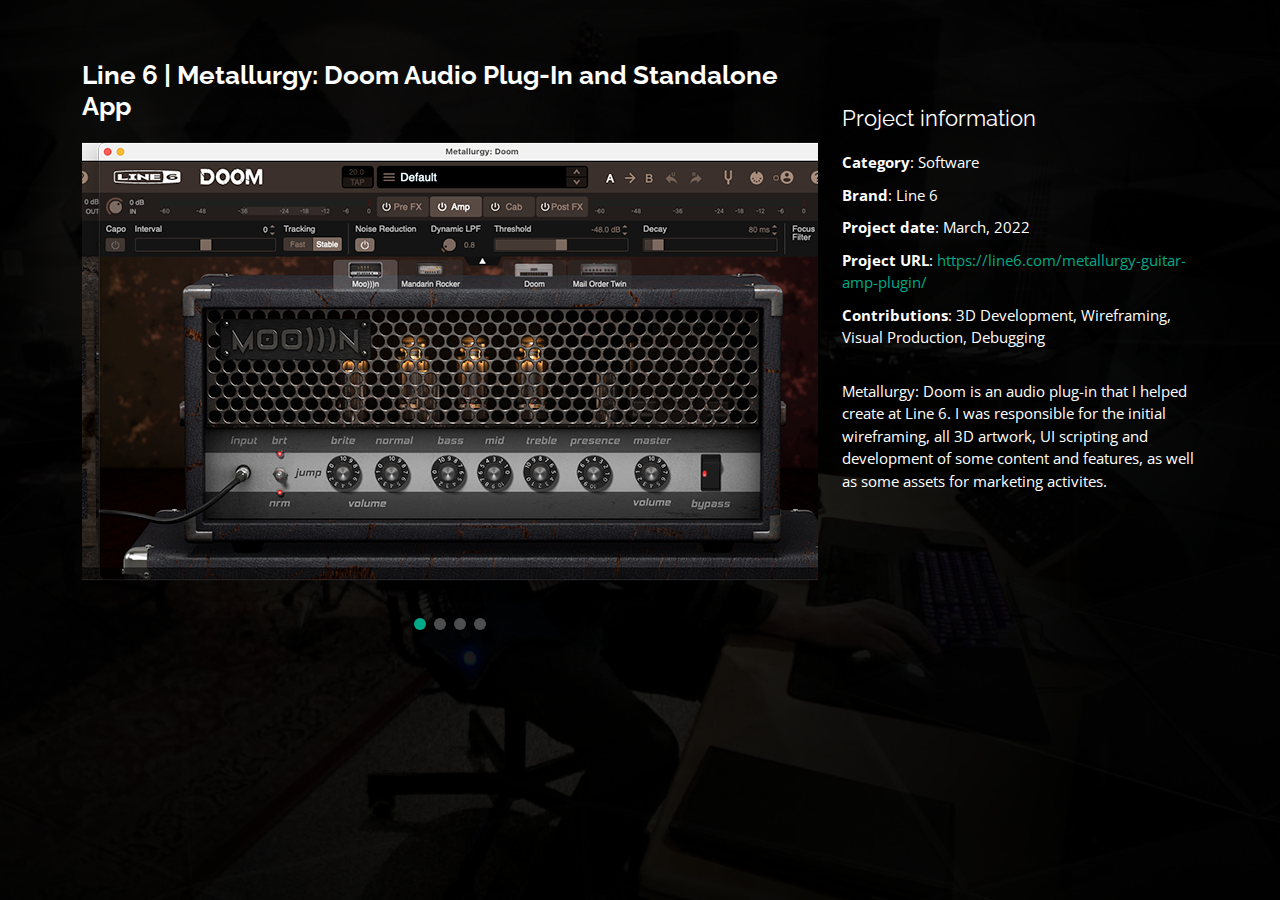
<file: portfolio-details-metallurgy-doom.html>
<!DOCTYPE html>
<html lang="en">

<head>
  <meta charset="utf-8">
  <meta content="width=device-width, initial-scale=1.0" name="viewport">

  <title>Portfolio Details - Personal Bootstrap Template</title>
  <meta content="" name="description">
  <meta content="" name="keywords">

  <!-- Favicons -->
  <link href="assets/img/favicon.png" rel="icon">
  <link href="assets/img/apple-touch-icon.png" rel="apple-touch-icon">

  <!-- Google Fonts -->
  <link href="https://fonts.googleapis.com/css?family=Open+Sans:300,300i,400,400i,600,600i,700,700i|Raleway:300,300i,400,400i,500,500i,600,600i,700,700i|Poppins:300,300i,400,400i,500,500i,600,600i,700,700i" rel="stylesheet">

  <!-- Vendor CSS Files -->
  <link href="assets/vendor/bootstrap/css/bootstrap.min.css" rel="stylesheet">
  <link href="assets/vendor/bootstrap-icons/bootstrap-icons.css" rel="stylesheet">
  <link href="assets/vendor/boxicons/css/boxicons.min.css" rel="stylesheet">
  <link href="assets/vendor/glightbox/css/glightbox.min.css" rel="stylesheet">
  <link href="assets/vendor/remixicon/remixicon.css" rel="stylesheet">
  <link href="assets/vendor/swiper/swiper-bundle.min.css" rel="stylesheet">

  <!-- Template Main CSS File -->
  <link href="assets/css/style.css" rel="stylesheet">

  <!-- =======================================================
  * Template Name: Personal - v4.7.0
  * Template URL: https://bootstrapmade.com/personal-free-resume-bootstrap-template/
  * Author: BootstrapMade.com
  * License: https://bootstrapmade.com/license/
  ======================================================== -->
</head>

<body>

  <main id="main">

    <!-- ======= Portfolio Details ======= -->
    <div id="portfolio-details" class="portfolio-details">
      <div class="container">

        <div class="row">

          <div class="col-lg-8">
            <h2 class="portfolio-title">Line 6 | Metallurgy: Doom Audio Plug-In and Standalone App</h2>

            <div class="portfolio-details-slider swiper">
              <div class="swiper-wrapper align-items-center">

                <div class="swiper-slide">
                  <img src="assets/img/portfolio/Metallurgy-Doom-Detail-1.png" alt="">
                </div>

                <div class="swiper-slide">
                  <img src="assets/img/portfolio/Metallurgy-Doom-Detail-2.png" alt="">
                </div>

                <div class="swiper-slide">
                  <img src="assets/img/portfolio/Metallurgy-Doom-Detail-3.png" alt="">
                </div>

                <div class="swiper-slide">
                  <img src="assets/img/portfolio/Metallurgy-Doom-Detail-4.png" alt="">
                </div>
              </div>
              <div class="swiper-pagination"></div>
            </div>

          </div>

          <div class="col-lg-4 portfolio-info">
            <h3>Project information</h3>
            <ul>
              <!--<li><strong>Title</strong>: Metallurgy: Doom</li>-->
              <li><strong>Category</strong>: Software</li>
              <li><strong>Brand</strong>: Line 6</li>
              <li><strong>Project date</strong>: March, 2022</li>
              <li><strong>Project URL</strong>: <a href="#">https://line6.com/metallurgy-guitar-amp-plugin/</a></li>
              <li><strong>Contributions</strong>: 3D Development, Wireframing, Visual Production, Debugging</li>
            </ul>

            <p>
              Metallurgy: Doom is an audio plug-in that I helped create at Line 6. I was responsible for the initial wireframing, all 3D artwork, UI scripting and development of some content and features, as well as some assets for marketing activites.
            </p>
          </div>

        </div>

      </div>
    </div><!-- End Portfolio Details -->

  </main><!-- End #main -->

  <div class="credits"  style="display: none;">
    <!-- All the links in the footer should remain intact. -->
    <!-- You can delete the links only if you purchased the pro version. -->
    <!-- Licensing information: https://bootstrapmade.com/license/ -->
    <!-- Purchase the pro version with working PHP/AJAX contact form: https://bootstrapmade.com/personal-free-resume-bootstrap-template/ -->
    Designed by <a href="https://bootstrapmade.com/">BootstrapMade</a>
  </div>

  <!-- Vendor JS Files -->
  <script src="assets/vendor/purecounter/purecounter.js"></script>
  <script src="assets/vendor/bootstrap/js/bootstrap.bundle.min.js"></script>
  <script src="assets/vendor/glightbox/js/glightbox.min.js"></script>
  <script src="assets/vendor/isotope-layout/isotope.pkgd.min.js"></script>
  <script src="assets/vendor/swiper/swiper-bundle.min.js"></script>
  <script src="assets/vendor/waypoints/noframework.waypoints.js"></script>
  <script src="assets/vendor/php-email-form/validate.js"></script>

  <!-- Template Main JS File -->
  <script src="assets/js/main.js"></script>

</body>

</html>
</file>
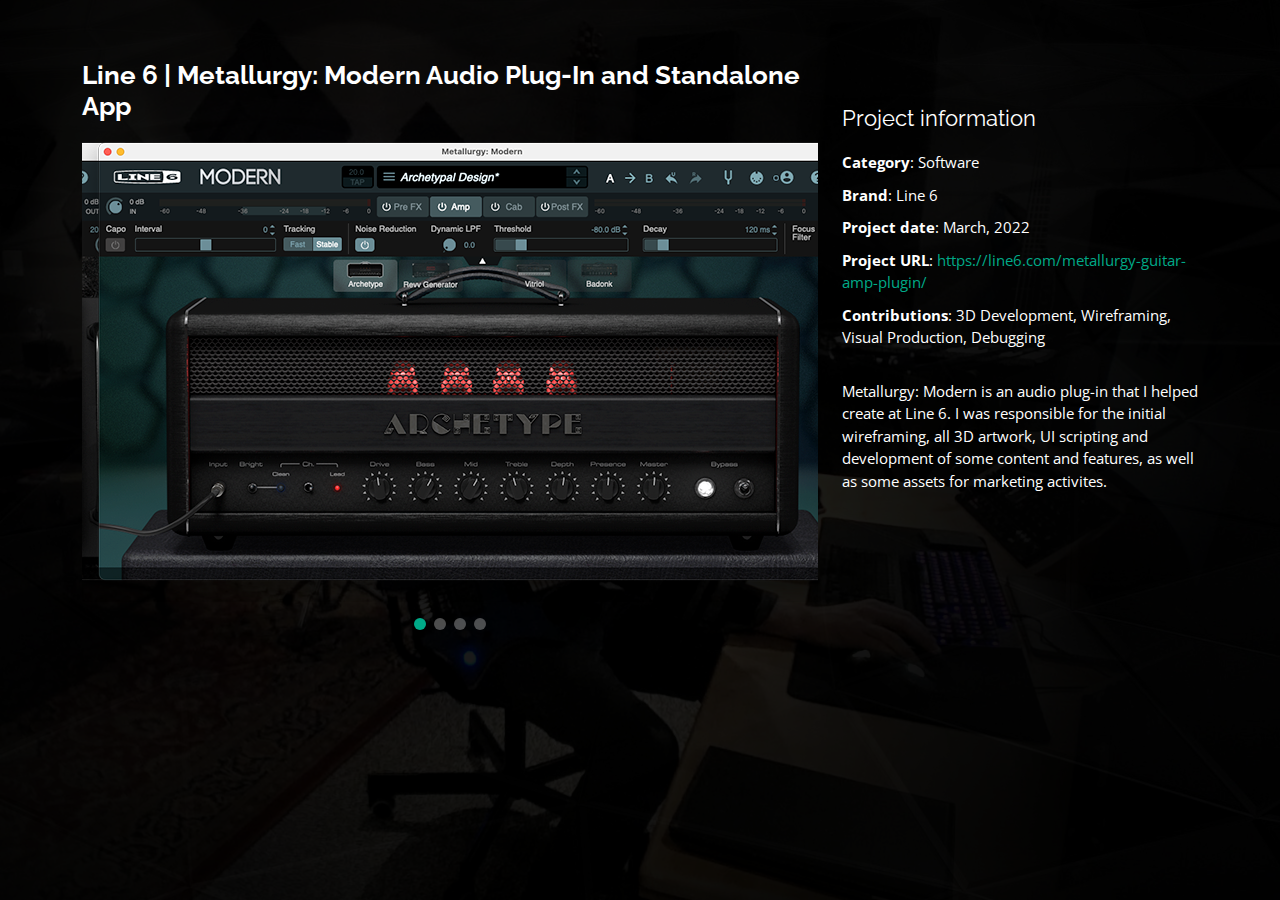
<file: portfolio-details-metallurgy-modern.html>
<!DOCTYPE html>
<html lang="en">

<head>
  <meta charset="utf-8">
  <meta content="width=device-width, initial-scale=1.0" name="viewport">

  <title>Portfolio Details - Personal Bootstrap Template</title>
  <meta content="" name="description">
  <meta content="" name="keywords">

  <!-- Favicons -->
  <link href="assets/img/favicon.png" rel="icon">
  <link href="assets/img/apple-touch-icon.png" rel="apple-touch-icon">

  <!-- Google Fonts -->
  <link href="https://fonts.googleapis.com/css?family=Open+Sans:300,300i,400,400i,600,600i,700,700i|Raleway:300,300i,400,400i,500,500i,600,600i,700,700i|Poppins:300,300i,400,400i,500,500i,600,600i,700,700i" rel="stylesheet">

  <!-- Vendor CSS Files -->
  <link href="assets/vendor/bootstrap/css/bootstrap.min.css" rel="stylesheet">
  <link href="assets/vendor/bootstrap-icons/bootstrap-icons.css" rel="stylesheet">
  <link href="assets/vendor/boxicons/css/boxicons.min.css" rel="stylesheet">
  <link href="assets/vendor/glightbox/css/glightbox.min.css" rel="stylesheet">
  <link href="assets/vendor/remixicon/remixicon.css" rel="stylesheet">
  <link href="assets/vendor/swiper/swiper-bundle.min.css" rel="stylesheet">

  <!-- Template Main CSS File -->
  <link href="assets/css/style.css" rel="stylesheet">

  <!-- =======================================================
  * Template Name: Personal - v4.7.0
  * Template URL: https://bootstrapmade.com/personal-free-resume-bootstrap-template/
  * Author: BootstrapMade.com
  * License: https://bootstrapmade.com/license/
  ======================================================== -->
</head>

<body>

  <main id="main">

    <!-- ======= Portfolio Details ======= -->
    <div id="portfolio-details" class="portfolio-details">
      <div class="container">

        <div class="row">

          <div class="col-lg-8">
            <h2 class="portfolio-title">Line 6 | Metallurgy: Modern Audio Plug-In and Standalone App</h2>

            <div class="portfolio-details-slider swiper">
              <div class="swiper-wrapper align-items-center">

                <div class="swiper-slide">
                  <img src="assets/img/portfolio/Metallurgy-Modern-Detail-1.png" alt="">
                </div>

                <div class="swiper-slide">
                  <img src="assets/img/portfolio/Metallurgy-Modern-Detail-2.png" alt="">
                </div>

                <div class="swiper-slide">
                  <img src="assets/img/portfolio/Metallurgy-Modern-Detail-3.png" alt="">
                </div>

                <div class="swiper-slide">
                  <img src="assets/img/portfolio/Metallurgy-Modern-Detail-4.png" alt="">
                </div>
              </div>
              <div class="swiper-pagination"></div>
            </div>

          </div>

          <div class="col-lg-4 portfolio-info">
            <h3>Project information</h3>
            <ul>
              <!--<li><strong>Title</strong>: Metallurgy: Doom</li>-->
              <li><strong>Category</strong>: Software</li>
              <li><strong>Brand</strong>: Line 6</li>
              <li><strong>Project date</strong>: March, 2022</li>
              <li><strong>Project URL</strong>: <a href="#">https://line6.com/metallurgy-guitar-amp-plugin/</a></li>
              <li><strong>Contributions</strong>: 3D Development, Wireframing, Visual Production, Debugging</li>
            </ul>

            <p>
              Metallurgy: Modern is an audio plug-in that I helped create at Line 6. I was responsible for the initial wireframing, all 3D artwork, UI scripting and development of some content and features, as well as some assets for marketing activites.
            </p>
          </div>

        </div>

      </div>
    </div><!-- End Portfolio Details -->

  </main><!-- End #main -->

  <div class="credits"  style="display: none;">
    <!-- All the links in the footer should remain intact. -->
    <!-- You can delete the links only if you purchased the pro version. -->
    <!-- Licensing information: https://bootstrapmade.com/license/ -->
    <!-- Purchase the pro version with working PHP/AJAX contact form: https://bootstrapmade.com/personal-free-resume-bootstrap-template/ -->
    Designed by <a href="https://bootstrapmade.com/">BootstrapMade</a>
  </div>

  <!-- Vendor JS Files -->
  <script src="assets/vendor/purecounter/purecounter.js"></script>
  <script src="assets/vendor/bootstrap/js/bootstrap.bundle.min.js"></script>
  <script src="assets/vendor/glightbox/js/glightbox.min.js"></script>
  <script src="assets/vendor/isotope-layout/isotope.pkgd.min.js"></script>
  <script src="assets/vendor/swiper/swiper-bundle.min.js"></script>
  <script src="assets/vendor/waypoints/noframework.waypoints.js"></script>
  <script src="assets/vendor/php-email-form/validate.js"></script>

  <!-- Template Main JS File -->
  <script src="assets/js/main.js"></script>

</body>

</html>
</file>
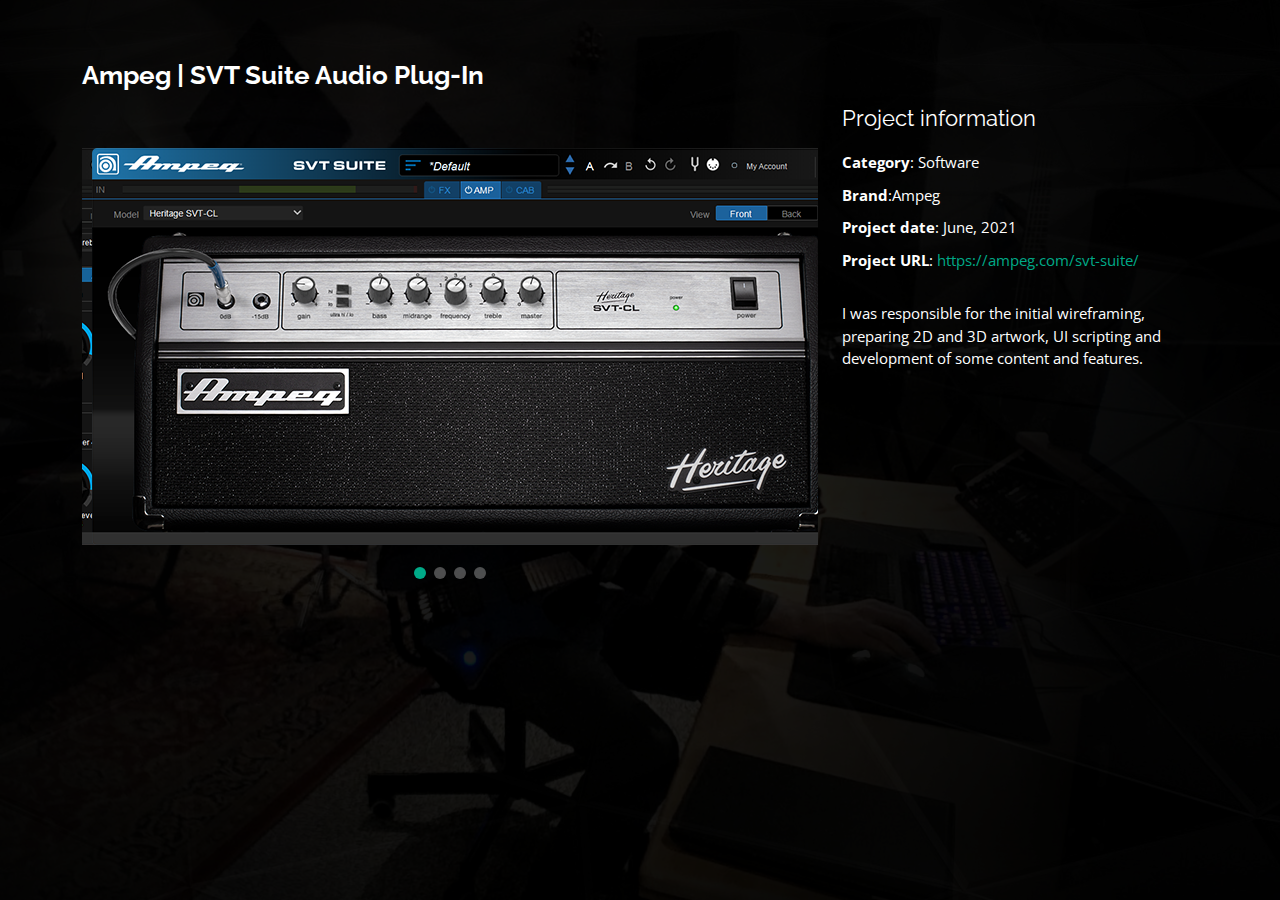
<file: portfolio-details-svt-suite.html>
<!DOCTYPE html>
<html lang="en">

<head>
  <meta charset="utf-8">
  <meta content="width=device-width, initial-scale=1.0" name="viewport">

  <title>Portfolio Details - Personal Bootstrap Template</title>
  <meta content="" name="description">
  <meta content="" name="keywords">

  <!-- Favicons -->
  <link href="assets/img/favicon.png" rel="icon">
  <link href="assets/img/apple-touch-icon.png" rel="apple-touch-icon">

  <!-- Google Fonts -->
  <link href="https://fonts.googleapis.com/css?family=Open+Sans:300,300i,400,400i,600,600i,700,700i|Raleway:300,300i,400,400i,500,500i,600,600i,700,700i|Poppins:300,300i,400,400i,500,500i,600,600i,700,700i" rel="stylesheet">

  <!-- Vendor CSS Files -->
  <link href="assets/vendor/bootstrap/css/bootstrap.min.css" rel="stylesheet">
  <link href="assets/vendor/bootstrap-icons/bootstrap-icons.css" rel="stylesheet">
  <link href="assets/vendor/boxicons/css/boxicons.min.css" rel="stylesheet">
  <link href="assets/vendor/glightbox/css/glightbox.min.css" rel="stylesheet">
  <link href="assets/vendor/remixicon/remixicon.css" rel="stylesheet">
  <link href="assets/vendor/swiper/swiper-bundle.min.css" rel="stylesheet">

  <!-- Template Main CSS File -->
  <link href="assets/css/style.css" rel="stylesheet">

  <!-- =======================================================
  * Template Name: Personal - v4.7.0
  * Template URL: https://bootstrapmade.com/personal-free-resume-bootstrap-template/
  * Author: BootstrapMade.com
  * License: https://bootstrapmade.com/license/
  ======================================================== -->
</head>

<body>

  <main id="main">

    <!-- ======= Portfolio Details ======= -->
    <div id="portfolio-details" class="portfolio-details">
      <div class="container">

        <div class="row">

          <div class="col-lg-8">
            <h2 class="portfolio-title">Ampeg | SVT Suite Audio Plug-In</h2>

            <div class="portfolio-details-slider swiper">
              <div class="swiper-wrapper align-items-center">

                <div class="swiper-slide">
                  <img src="assets/img/portfolio/SVT-Suite-Detail-1.png" alt="">
                </div>

                <div class="swiper-slide">
                  <img src="assets/img/portfolio/SVT-Suite-Detail-2.png" alt="">
                </div>

                <div class="swiper-slide">
                  <img src="assets/img/portfolio/SVT-Suite-Detail-3.png" alt="">
                </div>

                <div class="swiper-slide">
                  <img src="assets/img/portfolio/SVT-Suite-Detail-4.png" alt="">
                </div>
              </div>
              <div class="swiper-pagination"></div>
            </div>

          </div>

          <div class="col-lg-4 portfolio-info">
            <h3>Project information</h3>
            <ul>
              <!--<li><strong>Title</strong>: Metallurgy: Doom</li>-->
              <li><strong>Category</strong>: Software</li>
              <li><strong>Brand</strong>:Ampeg</li>
              <li><strong>Project date</strong>: June, 2021</li>
              <li><strong>Project URL</strong>: <a href="#">https://ampeg.com/svt-suite/</a></li>
            </ul>

            <p>
               I was responsible for the initial wireframing, preparing 2D and 3D artwork, UI scripting and development of some content and features.
            </p>
          </div>

        </div>

      </div>
    </div><!-- End Portfolio Details -->

  </main><!-- End #main -->

  <div class="credits"  style="display: none;">
    <!-- All the links in the footer should remain intact. -->
    <!-- You can delete the links only if you purchased the pro version. -->
    <!-- Licensing information: https://bootstrapmade.com/license/ -->
    <!-- Purchase the pro version with working PHP/AJAX contact form: https://bootstrapmade.com/personal-free-resume-bootstrap-template/ -->
    Designed by <a href="https://bootstrapmade.com/">BootstrapMade</a>
  </div>

  <!-- Vendor JS Files -->
  <script src="assets/vendor/purecounter/purecounter.js"></script>
  <script src="assets/vendor/bootstrap/js/bootstrap.bundle.min.js"></script>
  <script src="assets/vendor/glightbox/js/glightbox.min.js"></script>
  <script src="assets/vendor/isotope-layout/isotope.pkgd.min.js"></script>
  <script src="assets/vendor/swiper/swiper-bundle.min.js"></script>
  <script src="assets/vendor/waypoints/noframework.waypoints.js"></script>
  <script src="assets/vendor/php-email-form/validate.js"></script>

  <!-- Template Main JS File -->
  <script src="assets/js/main.js"></script>

</body>

</html>
</file>
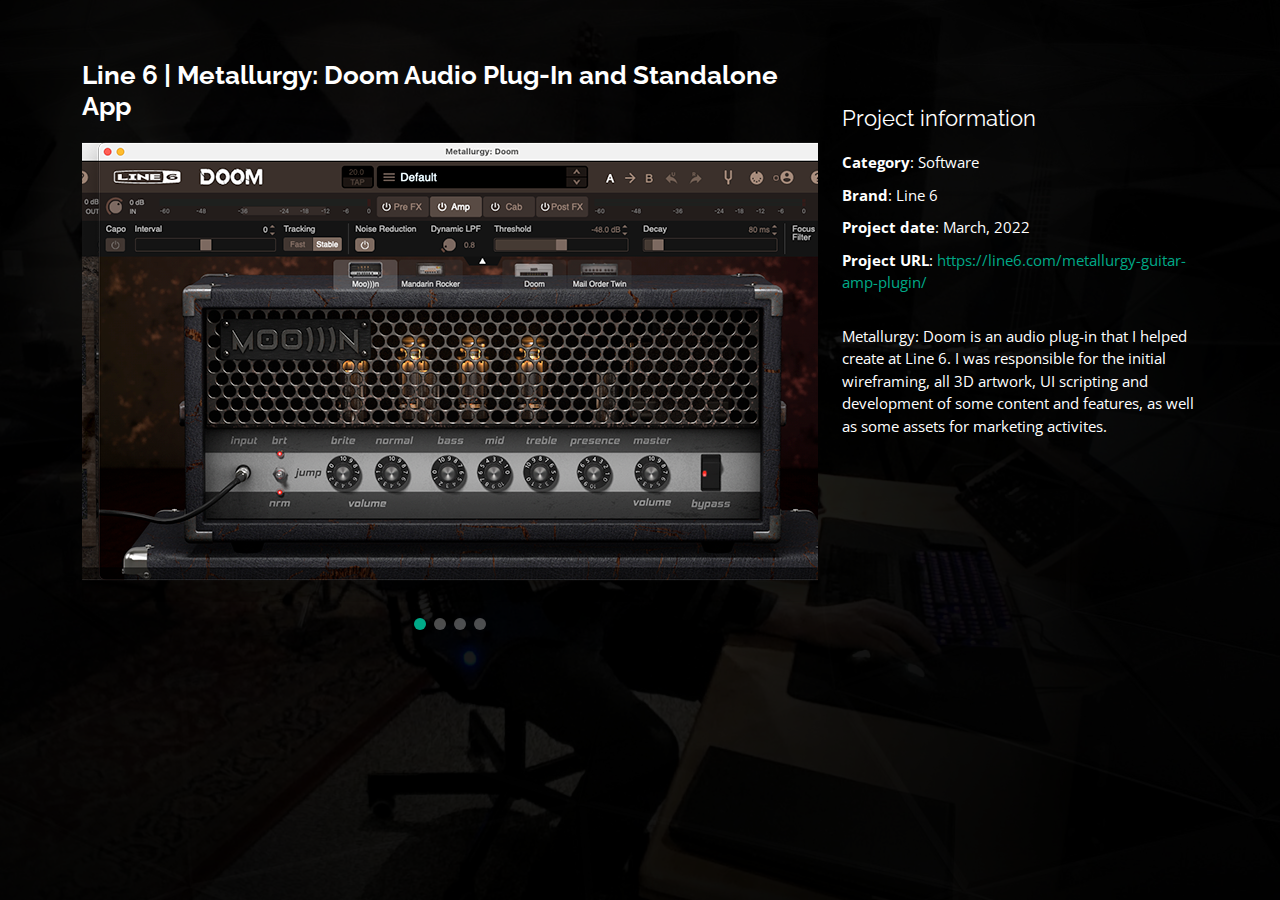
<file: portfolio-details.html>
<!DOCTYPE html>
<html lang="en">

<head>
  <meta charset="utf-8">
  <meta content="width=device-width, initial-scale=1.0" name="viewport">

  <title>Portfolio Details - Personal Bootstrap Template</title>
  <meta content="" name="description">
  <meta content="" name="keywords">

  <!-- Favicons -->
  <link href="assets/img/favicon.png" rel="icon">
  <link href="assets/img/apple-touch-icon.png" rel="apple-touch-icon">

  <!-- Google Fonts -->
  <link href="https://fonts.googleapis.com/css?family=Open+Sans:300,300i,400,400i,600,600i,700,700i|Raleway:300,300i,400,400i,500,500i,600,600i,700,700i|Poppins:300,300i,400,400i,500,500i,600,600i,700,700i" rel="stylesheet">

  <!-- Vendor CSS Files -->
  <link href="assets/vendor/bootstrap/css/bootstrap.min.css" rel="stylesheet">
  <link href="assets/vendor/bootstrap-icons/bootstrap-icons.css" rel="stylesheet">
  <link href="assets/vendor/boxicons/css/boxicons.min.css" rel="stylesheet">
  <link href="assets/vendor/glightbox/css/glightbox.min.css" rel="stylesheet">
  <link href="assets/vendor/remixicon/remixicon.css" rel="stylesheet">
  <link href="assets/vendor/swiper/swiper-bundle.min.css" rel="stylesheet">

  <!-- Template Main CSS File -->
  <link href="assets/css/style.css" rel="stylesheet">

  <!-- =======================================================
  * Template Name: Personal - v4.7.0
  * Template URL: https://bootstrapmade.com/personal-free-resume-bootstrap-template/
  * Author: BootstrapMade.com
  * License: https://bootstrapmade.com/license/
  ======================================================== -->
</head>

<body>

  <main id="main">

    <!-- ======= Portfolio Details ======= -->
    <div id="portfolio-details" class="portfolio-details">
      <div class="container">

        <div class="row">

          <div class="col-lg-8">
            <h2 class="portfolio-title">Line 6 | Metallurgy: Doom Audio Plug-In and Standalone App</h2>

            <div class="portfolio-details-slider swiper">
              <div class="swiper-wrapper align-items-center">

                <div class="swiper-slide">
                  <img src="assets/img/portfolio/Metallurgy-Doom-Detail-1.png" alt="">
                </div>

                <div class="swiper-slide">
                  <img src="assets/img/portfolio/Metallurgy-Doom-Detail-2.png" alt="">
                </div>

                <div class="swiper-slide">
                  <img src="assets/img/portfolio/Metallurgy-Doom-Detail-3.png" alt="">
                </div>

                <div class="swiper-slide">
                  <img src="assets/img/portfolio/Metallurgy-Doom-Detail-4.png" alt="">
                </div>
              </div>
              <div class="swiper-pagination"></div>
            </div>

          </div>

          <div class="col-lg-4 portfolio-info">
            <h3>Project information</h3>
            <ul>
              <!--<li><strong>Title</strong>: Metallurgy: Doom</li>-->
              <li><strong>Category</strong>: Software</li>
              <li><strong>Brand</strong>: Line 6</li>
              <li><strong>Project date</strong>: March, 2022</li>
              <li><strong>Project URL</strong>: <a href="#">https://line6.com/metallurgy-guitar-amp-plugin/</a></li>
            </ul>

            <p>
              Metallurgy: Doom is an audio plug-in that I helped create at Line 6. I was responsible for the initial wireframing, all 3D artwork, UI scripting and development of some content and features, as well as some assets for marketing activites.
            </p>
          </div>

        </div>

      </div>
    </div><!-- End Portfolio Details -->

  </main><!-- End #main -->

  <div class="credits"  style="display: none;">
    <!-- All the links in the footer should remain intact. -->
    <!-- You can delete the links only if you purchased the pro version. -->
    <!-- Licensing information: https://bootstrapmade.com/license/ -->
    <!-- Purchase the pro version with working PHP/AJAX contact form: https://bootstrapmade.com/personal-free-resume-bootstrap-template/ -->
    Designed by <a href="https://bootstrapmade.com/">BootstrapMade</a>
  </div>

  <!-- Vendor JS Files -->
  <script src="assets/vendor/purecounter/purecounter.js"></script>
  <script src="assets/vendor/bootstrap/js/bootstrap.bundle.min.js"></script>
  <script src="assets/vendor/glightbox/js/glightbox.min.js"></script>
  <script src="assets/vendor/isotope-layout/isotope.pkgd.min.js"></script>
  <script src="assets/vendor/swiper/swiper-bundle.min.js"></script>
  <script src="assets/vendor/waypoints/noframework.waypoints.js"></script>
  <script src="assets/vendor/php-email-form/validate.js"></script>

  <!-- Template Main JS File -->
  <script src="assets/js/main.js"></script>

</body>

</html>
</file>
<file: assets/css/style.css>
/**
* Template Name: Personal - v4.7.0
* Template URL: https://bootstrapmade.com/personal-free-resume-bootstrap-template/
* Author: BootstrapMade.com
* License: https://bootstrapmade.com/license/
*/

/*--------------------------------------------------------------
# General
--------------------------------------------------------------*/
body {
  font-family: "Open Sans", sans-serif;
  background-color: #040404;
  color: #fff;
  position: relative;
  background: transparent;
}
body::before {
  content: "";
  position: fixed;
  background: #040404 url("../img/bg.jpg") top right no-repeat;
  background-size: cover;
  left: 0;
  right: 0;
  top: 0;
  height: 100vh;
  z-index: -1;
}
@media (min-width: 1024px) {
  body::before {
    background-attachment: fixed;
  }
}

a {
  color: #00AA88;
  text-decoration: none;
}

a:hover {
  color: #00FFAA;
  text-decoration: none;
}

h1, h2, h3, h4, h5, h6 {
  font-family: "Raleway", sans-serif;
}

/*--------------------------------------------------------------
# Header
--------------------------------------------------------------*/
#header {
  transition: ease-in-out 0.2s;
  position: relative;
  height: 100vh;
  display: flex;
  align-items: center;
  z-index: 997;
  overflow-y: auto;
}
#header * {
  transition: ease-in-out 0.2s;
}
#header h1 {
  font-size: 48px;
  margin: 0;
  padding: 0;
  line-height: 1;
  font-weight: 700;
  font-family: "Poppins", sans-serif;
}
#header h1 a, #header h1 a:hover {
  color: #fff;
  line-height: 1;
  display: inline-block;
}
#header h2 {
  font-size: 24px;
  margin-top: 20px;
  color: rgba(255, 255, 255, 0.8);
}
#header h2 span {
  color: #fff;
  border-bottom: 2px solid #00AA88;
  padding-bottom: 6px;
}
#header img {
  padding: 0;
  margin: 0;
}
#header .social-links {
  margin-top: 40px;
  display: flex;
}
#header .social-links a {
  font-size: 16px;
  display: flex;
  justify-content: center;
  align-items: center;
  background: rgba(255, 255, 255, 0.1);
  color: #fff;
  line-height: 1;
  margin-right: 8px;
  border-radius: 50%;
  width: 40px;
  height: 40px;
}
#header .social-links a:hover {
  background: #00AA88;
}
@media (max-width: 992px) {
  #header h1 {
    font-size: 36px;
  }
  #header h2 {
    font-size: 20px;
    line-height: 30px;
  }
  #header .social-links {
    margin-top: 15px;
  }
  #header .container {
    display: flex;
    flex-direction: column;
    align-items: center;
  }
}

/* Header Top */
#header.header-top {
  height: 80px;
  position: fixed;
  left: 0;
  top: 0;
  right: 0;
  background: rgba(0, 0, 0, 0.9);
}
#header.header-top .social-links, #header.header-top h2 {
  display: none;
}
#header.header-top h1 {
  margin-right: auto;
  font-size: 36px;
}
#header.header-top .container {
  display: flex;
  align-items: center;
}
#header.header-top .navbar {
  margin: 0;
}
@media (max-width: 768px) {
  #header.header-top {
    height: 60px;
  }
  #header.header-top h1 {
    font-size: 26px;
  }
}

/*--------------------------------------------------------------
# Navigation Menu
--------------------------------------------------------------*/
/**
* Desktop Navigation
*/
.navbar {
  padding: 0;
  margin-top: 35px;
}
.navbar ul {
  margin: 0;
  padding: 0;
  display: flex;
  list-style: none;
  align-items: center;
}
.navbar li {
  position: relative;
}
.navbar li + li {
  margin-left: 30px;
}
.navbar a, .navbar a:focus {
  display: flex;
  align-items: center;
  justify-content: space-between;
  padding: 0;
  font-family: "Poppins", sans-serif;
  font-size: 16px;
  font-weight: 400;
  color: rgba(255, 255, 255, 0.7);
  white-space: nowrap;
  transition: 0.3s;
}
.navbar a i, .navbar a:focus i {
  font-size: 12px;
  line-height: 0;
  margin-left: 5px;
}
.navbar a:before {
  content: "";
  position: absolute;
  width: 0;
  height: 2px;
  bottom: -4px;
  left: 0;
  background-color: #00AA88;
  visibility: hidden;
  width: 0px;
  transition: all 0.3s ease-in-out 0s;
}
.navbar a:hover:before, .navbar li:hover > a:before, .navbar .active:before {
  visibility: visible;
  width: 25px;
}
.navbar a:hover, .navbar .active, .navbar .active:focus, .navbar li:hover > a {
  color: #fff;
}

/**
* Mobile Navigation
*/
.mobile-nav-toggle {
  color: #fff;
  font-size: 28px;
  cursor: pointer;
  display: none;
  line-height: 0;
  transition: 0.5s;
  position: fixed;
  right: 15px;
  top: 15px;
}

@media (max-width: 991px) {
  .mobile-nav-toggle {
    display: block;
  }

  .navbar ul {
    display: none;
  }
}
.navbar-mobile {
  position: fixed;
  overflow: hidden;
  top: 0;
  right: 0;
  left: 0;
  bottom: 0;
  background: rgba(0, 0, 0, 0.9);
  transition: 0.3s;
  z-index: 999;
  margin-top: 0;
}
.navbar-mobile .mobile-nav-toggle {
  position: absolute;
  top: 15px;
  right: 15px;
}
.navbar-mobile ul {
  display: block;
  position: absolute;
  top: 55px;
  right: 15px;
  bottom: 45px;
  left: 15px;
  padding: 10px 0;
  overflow-y: auto;
  transition: 0.3s;
  border: 2px solid rgba(255, 255, 255, 0.2);
}
.navbar-mobile li {
  padding: 12px 20px;
}
.navbar-mobile li + li {
  margin: 0;
}
.navbar-mobile a, .navbar-mobile a:focus {
  font-size: 16px;
  position: relative;
}

/*--------------------------------------------------------------
# Sections General
--------------------------------------------------------------*/
section {
  overflow: hidden;
  position: absolute;
  width: 100%;
  top: 140px;
  bottom: 100%;
  opacity: 0;
  transition: ease-in-out 0.4s;
  z-index: 2;
}
section.section-show {
  top: 100px;
  bottom: auto;
  opacity: 1;
  padding-bottom: 45px;
}
section .container {
  background: rgba(0, 0, 0, 0.9);
  padding: 30px;
}
@media (max-width: 768px) {
  section {
    top: 120px;
  }
  section.section-show {
    top: 80px;
  }
}

.section-title h2 {
  font-size: 14px;
  font-weight: 500;
  padding: 0;
  line-height: 1px;
  margin: 0 0 20px 0;
  letter-spacing: 2px;
  text-transform: uppercase;
  color: #aaaaaa;
  font-family: "Poppins", sans-serif;
}
.section-title h2::after {
  content: "";
  width: 120px;
  height: 1px;
  display: inline-block;
  background: #4ceb95;
  margin: 4px 10px;
}
.section-title p {
  margin: 0;
  margin: -15px 0 15px 0;
  font-size: 36px;
  font-weight: 700;
  text-transform: uppercase;
  font-family: "Poppins", sans-serif;
  color: #fff;
}

/*--------------------------------------------------------------
# About
--------------------------------------------------------------*/
.about-me .content h3 {
  font-weight: 700;
  font-size: 26px;
  color: #00AA88;
}
.about-me .content ul {
  list-style: none;
  padding: 0;
}
.about-me .content ul li {
  margin-bottom: 20px;
  display: flex;
  align-items: center;
}
.about-me .content ul strong {
  margin-right: 10px;
}
.about-me .content ul i {
  font-size: 16px;
  margin-right: 5px;
  color: #00AA88;
  line-height: 0;
}
.about-me .content p:last-child {
  margin-bottom: 0;
}

/*--------------------------------------------------------------
# Counts
--------------------------------------------------------------*/
.counts {
  padding: 70px 0 60px;
}
.counts .count-box {
  padding: 30px 30px 25px 30px;
  width: 100%;
  position: relative;
  text-align: center;
  background: rgba(255, 255, 255, 0.08);
}
.counts .count-box i {
  position: absolute;
  top: -25px;
  left: 50%;
  transform: translateX(-50%);
  font-size: 24px;
  background: rgba(255, 255, 255, 0.1);
  padding: 12px;
  color: #00AA88;
  border-radius: 50px;
  line-height: 0;
}
.counts .count-box span {
  font-size: 36px;
  display: block;
  font-weight: 600;
  color: #fff;
}
.counts .count-box p {
  padding: 0;
  margin: 0;
  font-family: "Raleway", sans-serif;
  font-size: 14px;
}

/*--------------------------------------------------------------
# Skills
--------------------------------------------------------------*/
.skills .progress {
  height: 60px;
  display: block;
  background: none;
  border-radius: 0;
}
.skills .progress .skill {
  padding: 10px 0;
  margin: 0;
  text-transform: uppercase;
  font-size: 16px;
  display: block;
  font-weight: 600;
  font-family: "Poppins", sans-serif;
  color: #fff;
}
.skills .progress .skill .val {
  float: right;
  font-style: normal;
}
.skills .progress-bar-wrap {
  background: rgba(255, 255, 255, 0.2);
  border-radius: 2px;
}
.skills .progress-bar {
  width: 1px;
  height: 5px;
  transition: 0.9s;
  background-color: #a1a1a1;
  border-radius: 2px;
}

/*--------------------------------------------------------------
# Interests
--------------------------------------------------------------*/
.interests .icon-box {
  display: flex;
  align-items: center;
  padding: 20px;
  background: rgba(255, 255, 255, 0.08);
  transition: ease-in-out 0.3s;
}
.interests .icon-box i {
  font-size: 32px;
  padding-right: 10px;
  line-height: 1;
}
.interests .icon-box h3 {
  font-weight: 700;
  margin: 0;
  padding: 0;
  line-height: 1;
  font-size: 16px;
  color: #fff;
}
.interests .icon-box:hover {
  background: rgba(255, 255, 255, 0.12);
}

/*--------------------------------------------------------------
# Testimonials
--------------------------------------------------------------*/
.testimonials .testimonials-carousel, .testimonials .testimonials-slider {
  overflow: hidden;
}
.testimonials .testimonial-item {
  box-sizing: content-box;
  min-height: 320px;
}
.testimonials .testimonial-item .testimonial-img {
  width: 90px;
  border-radius: 50%;
  margin: -40px 0 0 40px;
  position: relative;
  z-index: 2;
  border: 6px solid rgba(255, 255, 255, 0.12);
}
.testimonials .testimonial-item h3 {
  font-size: 18px;
  font-weight: bold;
  margin: 10px 0 5px 45px;
  color: #fff;
}
.testimonials .testimonial-item h4 {
  font-size: 14px;
  color: #999;
  margin: 0 0 0 45px;
}
.testimonials .testimonial-item .quote-icon-left, .testimonials .testimonial-item .quote-icon-right {
  color: rgba(255, 255, 255, 0.25);
  font-size: 26px;
}
.testimonials .testimonial-item .quote-icon-left {
  display: inline-block;
  left: -5px;
  position: relative;
}
.testimonials .testimonial-item .quote-icon-right {
  display: inline-block;
  right: -5px;
  position: relative;
  top: 10px;
}
.testimonials .testimonial-item p {
  font-style: italic;
  margin: 0 15px 0 15px;
  padding: 20px 20px 60px 20px;
  background: rgba(255, 255, 255, 0.1);
  position: relative;
  border-radius: 6px;
  position: relative;
  z-index: 1;
}
.testimonials .swiper-pagination {
  margin-top: 20px;
  position: relative;
}
.testimonials .swiper-pagination .swiper-pagination-bullet {
  width: 12px;
  height: 12px;
  opacity: 1;
  background-color: rgba(255, 255, 255, 0.3);
}
.testimonials .swiper-pagination .swiper-pagination-bullet-active {
  background-color: #00AA88;
}

/*--------------------------------------------------------------
# Resume
--------------------------------------------------------------*/
.resume .resume-title {
  font-size: 26px;
  font-weight: 700;
  margin-top: 20px;
  margin-bottom: 20px;
  color: #fff;
}
.resume .resume-item {
  padding: 0 0 20px 20px;
  margin-top: -2px;
  border-left: 2px solid rgba(255, 255, 255, 0.2);
  position: relative;
}
.resume .resume-item h4 {
  line-height: 18px;
  font-size: 18px;
  font-weight: 600;
  text-transform: uppercase;
  font-family: "Poppins", sans-serif;
  color: #00AA88;
  margin-bottom: 10px;
}
.resume .resume-item h5 {
  font-size: 16px;
  background: rgba(255, 255, 255, 0.15);
  padding: 5px 15px;
  display: inline-block;
  font-weight: 600;
  margin-bottom: 10px;
}
.resume .resume-item ul {
  padding-left: 20px;
}
.resume .resume-item ul li {
  padding-bottom: 10px;
}
.resume .resume-item:last-child {
  padding-bottom: 0;
}
.resume .resume-item::before {
  content: "";
  position: absolute;
  width: 16px;
  height: 16px;
  border-radius: 50px;
  left: -9px;
  top: 0;
  background: #00AA88;
  border: 2px solid #00AA88;
}

/*--------------------------------------------------------------
# Services
--------------------------------------------------------------*/
.services .icon-box {
  text-align: center;
  background: rgba(204, 204, 204, 0.1);
  padding: 80px 20px;
  transition: all ease-in-out 0.3s;
}
.services .icon-box .icon {
  margin: 0 auto;
  width: 64px;
  height: 64px;
  background: #00AA88;
  border-radius: 5px;
  transition: all 0.3s ease-out 0s;
  display: flex;
  align-items: center;
  justify-content: center;
  margin-bottom: 20px;
  transform-style: preserve-3d;
}
.services .icon-box .icon i {
  color: #fff;
  font-size: 28px;
}
.services .icon-box .icon::before {
  position: absolute;
  content: "";
  left: -8px;
  top: -8px;
  height: 100%;
  width: 100%;
  background: rgba(255, 255, 255, 0.15);
  border-radius: 5px;
  transition: all 0.3s ease-out 0s;
  transform: translateZ(-1px);
}
.services .icon-box h4 {
  font-weight: 700;
  margin-bottom: 15px;
  font-size: 24px;
}
.services .icon-box h4 a {
  color: #fff;
}
.services .icon-box p {
  line-height: 24px;
  font-size: 14px;
  margin-bottom: 0;
}
.services .icon-box:hover {
  background: #00AA88;
  border-color: #00AA88;
}
.services .icon-box:hover .icon {
  background: #fff;
}
.services .icon-box:hover .icon i {
  color: #00AA88;
}
.services .icon-box:hover .icon::before {
  background: #35e888;
}
.services .icon-box:hover h4 a, .services .icon-box:hover p {
  color: #fff;
}

/*--------------------------------------------------------------
# Portfolio
--------------------------------------------------------------*/
.portfolio .portfolio-item {
  margin-bottom: 30px;
}
.portfolio #portfolio-flters {
  padding: 0;
  margin: 0 auto 15px auto;
  list-style: none;
  text-align: center;
  border-radius: 50px;
  padding: 2px 15px;
}
.portfolio #portfolio-flters li {
  cursor: pointer;
  display: inline-block;
  padding: 8px 16px 10px 16px;
  font-size: 14px;
  font-weight: 600;
  line-height: 1;
  text-transform: uppercase;
  color: #fff;
  background: rgba(255, 255, 255, 0.1);
  margin: 0 3px 10px 3px;
  transition: all 0.3s ease-in-out;
  border-radius: 4px;
}
.portfolio #portfolio-flters li:hover, .portfolio #portfolio-flters li.filter-active {
  background: #00AA88;
}
.portfolio #portfolio-flters li:last-child {
  margin-right: 0;
}
.portfolio .portfolio-wrap {
  transition: 0.3s;
  position: relative;
  overflow: hidden;
  z-index: 1;
  background: rgba(0, 0, 0, 0.6);
}
.portfolio .portfolio-wrap::before {
  content: "";
  background: rgba(0, 0, 0, 0.6);
  position: absolute;
  left: 30px;
  right: 30px;
  top: 30px;
  bottom: 30px;
  transition: all ease-in-out 0.3s;
  z-index: 2;
  opacity: 0;
}
.portfolio .portfolio-wrap .portfolio-info {
  opacity: 0;
  position: absolute;
  top: 0;
  left: 0;
  right: 0;
  bottom: 0;
  text-align: center;
  z-index: 3;
  transition: all ease-in-out 0.3s;
  display: flex;
  flex-direction: column;
  justify-content: center;
  align-items: center;
}
.portfolio .portfolio-wrap .portfolio-info::before {
  display: block;
  content: "";
  width: 48px;
  height: 48px;
  position: absolute;
  top: 35px;
  left: 35px;
  border-top: 3px solid #fff;
  border-left: 3px solid #fff;
  transition: all 0.5s ease 0s;
  z-index: 9994;
}
.portfolio .portfolio-wrap .portfolio-info::after {
  display: block;
  content: "";
  width: 48px;
  height: 48px;
  position: absolute;
  bottom: 35px;
  right: 35px;
  border-bottom: 3px solid #fff;
  border-right: 3px solid #fff;
  transition: all 0.5s ease 0s;
  z-index: 9994;
}
.portfolio .portfolio-wrap .portfolio-info h4 {
  font-size: 20px;
  color: #fff;
  font-weight: 600;
}
.portfolio .portfolio-wrap .portfolio-info p {
  color: #ffffff;
  font-size: 14px;
  text-transform: uppercase;
  padding: 0;
  margin: 0;
}
.portfolio .portfolio-wrap .portfolio-links {
  text-align: center;
  z-index: 4;
}
.portfolio .portfolio-wrap .portfolio-links a {
  color: #fff;
  margin: 0 2px;
  font-size: 28px;
  display: inline-block;
  transition: 0.3s;
}
.portfolio .portfolio-wrap .portfolio-links a:hover {
  color: #63eda3;
}
.portfolio .portfolio-wrap:hover::before {
  top: 0;
  left: 0;
  right: 0;
  bottom: 0;
  opacity: 1;
}
.portfolio .portfolio-wrap:hover .portfolio-info {
  opacity: 1;
}
.portfolio .portfolio-wrap:hover .portfolio-info::before {
  top: 15px;
  left: 15px;
}
.portfolio .portfolio-wrap:hover .portfolio-info::after {
  bottom: 15px;
  right: 15px;
}

/*--------------------------------------------------------------
# Portfolio Details
--------------------------------------------------------------*/
.portfolio-details {
  padding-top: 40px;
  background: rgba(0, 0, 0, 0.8);
  position: fixed;
  left: 0;
  right: 0;
  top: 0;
  bottom: 0;
  overflow-y: auto;
}
.portfolio-details .container {
  padding-top: 20px;
  padding-bottom: 40px;
}
.portfolio-details .portfolio-title {
  font-size: 26px;
  font-weight: 700;
  margin-bottom: 20px;
}
.portfolio-details .portfolio-info {
  padding-top: 45px;
}
.portfolio-details .portfolio-info h3 {
  font-size: 22px;
  font-weight: 400;
  margin-bottom: 20px;
}
.portfolio-details .portfolio-info ul {
  list-style: none;
  padding: 0;
  font-size: 15px;
}
.portfolio-details .portfolio-info ul li + li {
  margin-top: 10px;
}
.portfolio-details .portfolio-info p {
  font-size: 15px;
  padding: 15px 0 0 0;
}
@media (max-width: 992px) {
  .portfolio-details .portfolio-info {
    padding-top: 20px;
  }
}
.portfolio-details .swiper-pagination {
  margin-top: 20px;
  position: relative;
}
.portfolio-details .swiper-pagination .swiper-pagination-bullet {
  width: 12px;
  height: 12px;
  opacity: 1;
  background-color: rgba(255, 255, 255, 0.3);
}
.portfolio-details .swiper-pagination .swiper-pagination-bullet-active {
  background-color: #00AA88;
}

/*--------------------------------------------------------------
# Contact
--------------------------------------------------------------*/
.contact .info-box {
  color: #444444;
  padding: 20px;
  width: 100%;
  background: rgba(255, 255, 255, 0.08);
}
.contact .info-box i.bx {
  font-size: 24px;
  color: #00AA88;
  border-radius: 50%;
  padding: 14px;
  float: left;
  background: rgba(255, 255, 255, 0.1);
}
.contact .info-box h3 {
  font-size: 20px;
  color: rgba(255, 255, 255, 0.5);
  font-weight: 700;
  margin: 10px 0 8px 68px;
}
.contact .info-box p {
  padding: 0;
  color: #fff;
  line-height: 24px;
  font-size: 14px;
  margin: 0 0 0 68px;
}
.contact .info-box .social-links {
  margin: 5px 0 0 68px;
  display: flex;
}
.contact .info-box .social-links a {
  font-size: 18px;
  display: inline-block;
  color: #fff;
  line-height: 1;
  margin-right: 12px;
  transition: 0.3s;
}
.contact .info-box .social-links a:hover {
  color: #00AA88;
}
.contact .php-email-form {
  padding: 30px;
  background: rgba(255, 255, 255, 0.08);
}
.contact .php-email-form .error-message {
  display: none;
  background: rgba(255, 255, 255, 0.08);
  background: #ed3c0d;
  text-align: left;
  padding: 15px;
  font-weight: 600;
}
.contact .php-email-form .error-message br + br {
  margin-top: 25px;
}
.contact .php-email-form .sent-message {
  display: none;
  background: rgba(255, 255, 255, 0.08);
  background: #00AA88;
  text-align: center;
  padding: 15px;
  font-weight: 600;
}
.contact .php-email-form .loading {
  display: none;
  background: rgba(255, 255, 255, 0.08);
  text-align: center;
  padding: 15px;
}
.contact .php-email-form .loading:before {
  content: "";
  display: inline-block;
  border-radius: 50%;
  width: 24px;
  height: 24px;
  margin: 0 10px -6px 0;
  border: 3px solid #00AA88;
  border-top-color: #eee;
  -webkit-animation: animate-loading 1s linear infinite;
  animation: animate-loading 1s linear infinite;
}
.contact .php-email-form input, .contact .php-email-form textarea {
  border-radius: 0;
  box-shadow: none;
  font-size: 14px;
  background: rgba(255, 255, 255, 0.08);
  border: 0;
  transition: 0.3s;
  color: #fff;
}
.contact .php-email-form input:focus, .contact .php-email-form textarea:focus {
  background-color: rgba(255, 255, 255, 0.11);
}
.contact .php-email-form input::-moz-placeholder, .contact .php-email-form textarea::-moz-placeholder {
  color: rgba(255, 255, 255, 0.3);
  opacity: 1;
}
.contact .php-email-form input::placeholder, .contact .php-email-form textarea::placeholder {
  color: rgba(255, 255, 255, 0.3);
  opacity: 1;
}
.contact .php-email-form input {
  padding: 10px 15px;
}
.contact .php-email-form textarea {
  padding: 12px 15px;
}
.contact .php-email-form button[type=submit] {
  background: #00AA88;
  border: 0;
  padding: 10px 30px;
  color: #fff;
  transition: 0.4s;
  border-radius: 4px;
}
.contact .php-email-form button[type=submit]:hover {
  background: #15bb62;
}
@-webkit-keyframes animate-loading {
  0% {
    transform: rotate(0deg);
  }
  100% {
    transform: rotate(360deg);
  }
}
@keyframes animate-loading {
  0% {
    transform: rotate(0deg);
  }
  100% {
    transform: rotate(360deg);
  }
}

/*--------------------------------------------------------------
# Credits
--------------------------------------------------------------*/
.credits {
  position: fixed;
  right: 0;
  left: 0;
  bottom: 0;
  padding: 15px;
  text-align: right;
  font-size: 13px;
  color: #fff;
  z-index: 999999;
}
@media (max-width: 992px) {
  .credits {
    text-align: center;
    padding: 10px;
    background: rgba(0, 0, 0, 0.8);
  }
}
.credits a {
  color: #00AA88;
  transition: 0.3s;
}
.credits a:hover {
  color: #fff;
}
</file>
